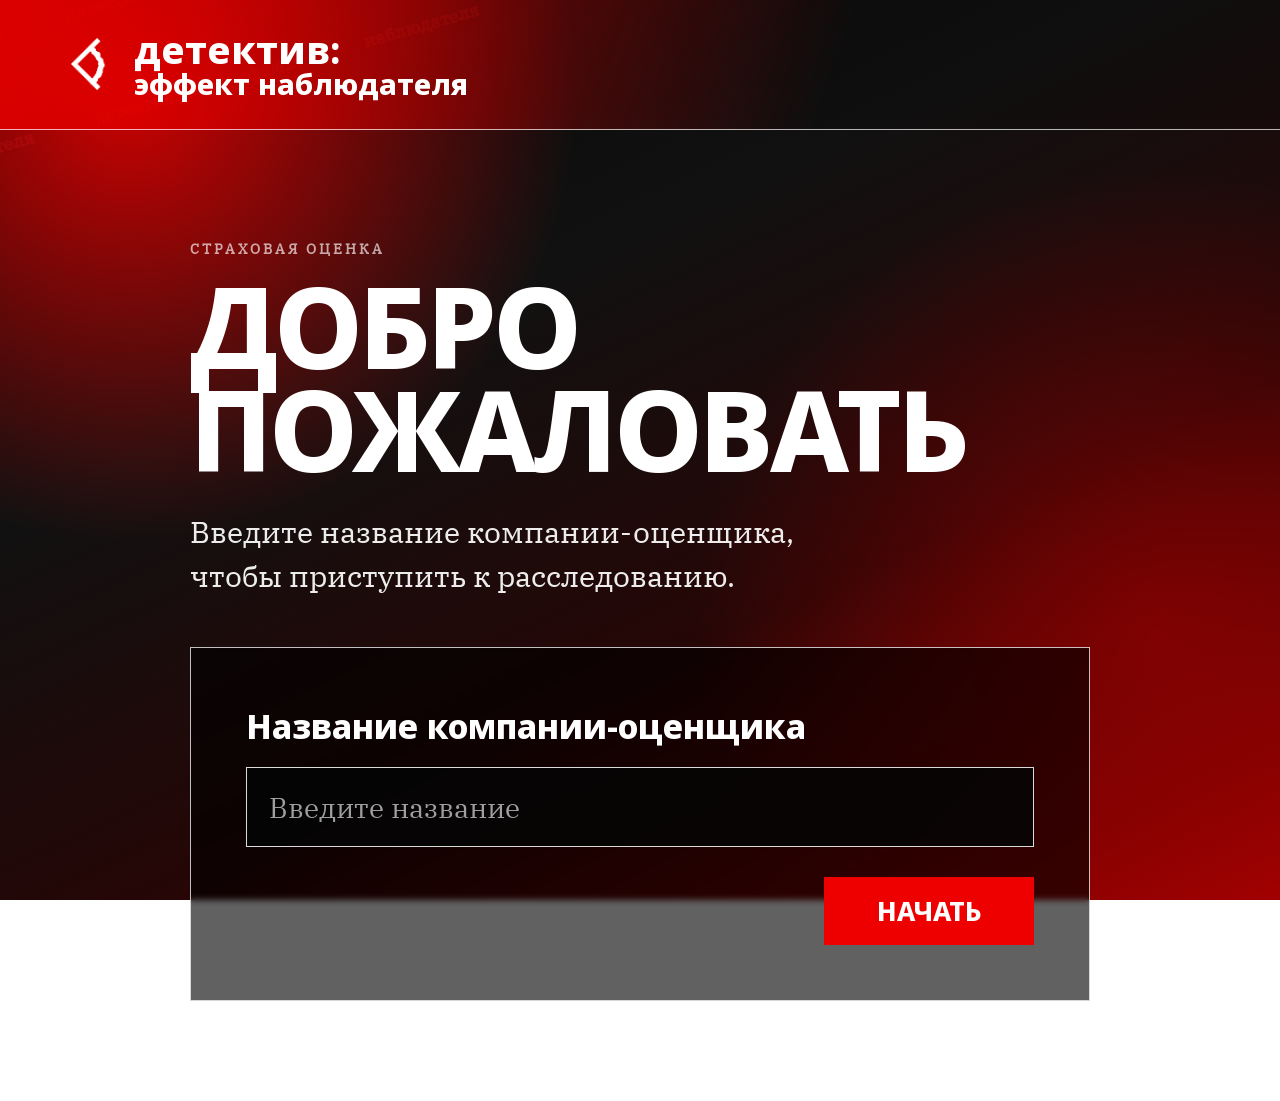
<file: frontend/index.html>
<!DOCTYPE html>
<html lang="ru">

<head>
    <meta charset="UTF-8">

    <meta
        name="viewport"
        content="width=device-width, initial-scale=1.0"
    >

    <title>Страховая оценка</title>

    <link
        rel="stylesheet"
        href="css/client.css"
    >
</head>

<body class="client-body">

<div class="client-background-text">
    детектив: эффект наблюдателя
    детектив: эффект наблюдателя
    детектив: эффект наблюдателя
    детектив: эффект наблюдателя
    детектив: эффект наблюдателя
    детектив: эффект наблюдателя
</div>


<header class="client-header">

    <div class="brand">

        <div class="brand-mark">
            <img src="images/eye.png" alt="Логотип">
        </div>

        <div class="brand-text">
            <strong>детектив:</strong>
            <span>эффект наблюдателя</span>
        </div>

    </div>

</header>


<main class="client-main">

    <section class="intro-section">

        <p class="client-kicker">
            СТРАХОВАЯ ОЦЕНКА
        </p>

        <h1 class="client-title">
            ДОБРО<br>
            ПОЖАЛОВАТЬ
        </h1>

        <div class="blue-line"></div>

        <p class="client-lead">
            Введите название компании-оценщика,
            чтобы приступить к расследованию.
        </p>

    </section>


    <section class="client-panel">

        <form id="team-form">

            <div class="client-field">

                <label for="team-name">
                    Название компании-оценщика
                </label>

                <input
                    id="team-name"
                    type="text"
                    placeholder="Введите название"
                    autocomplete="off"
                    required
                >

            </div>


            <p
                id="company-error"
                class="client-error"
                hidden
            ></p>


            <button
                id="start-button"
                class="client-submit"
                type="submit"
            >
                НАЧАТЬ
            </button>

        </form>

    </section>

</main>


<script src="js/index.js?v=2"></script>

</body>

</html>
</file>
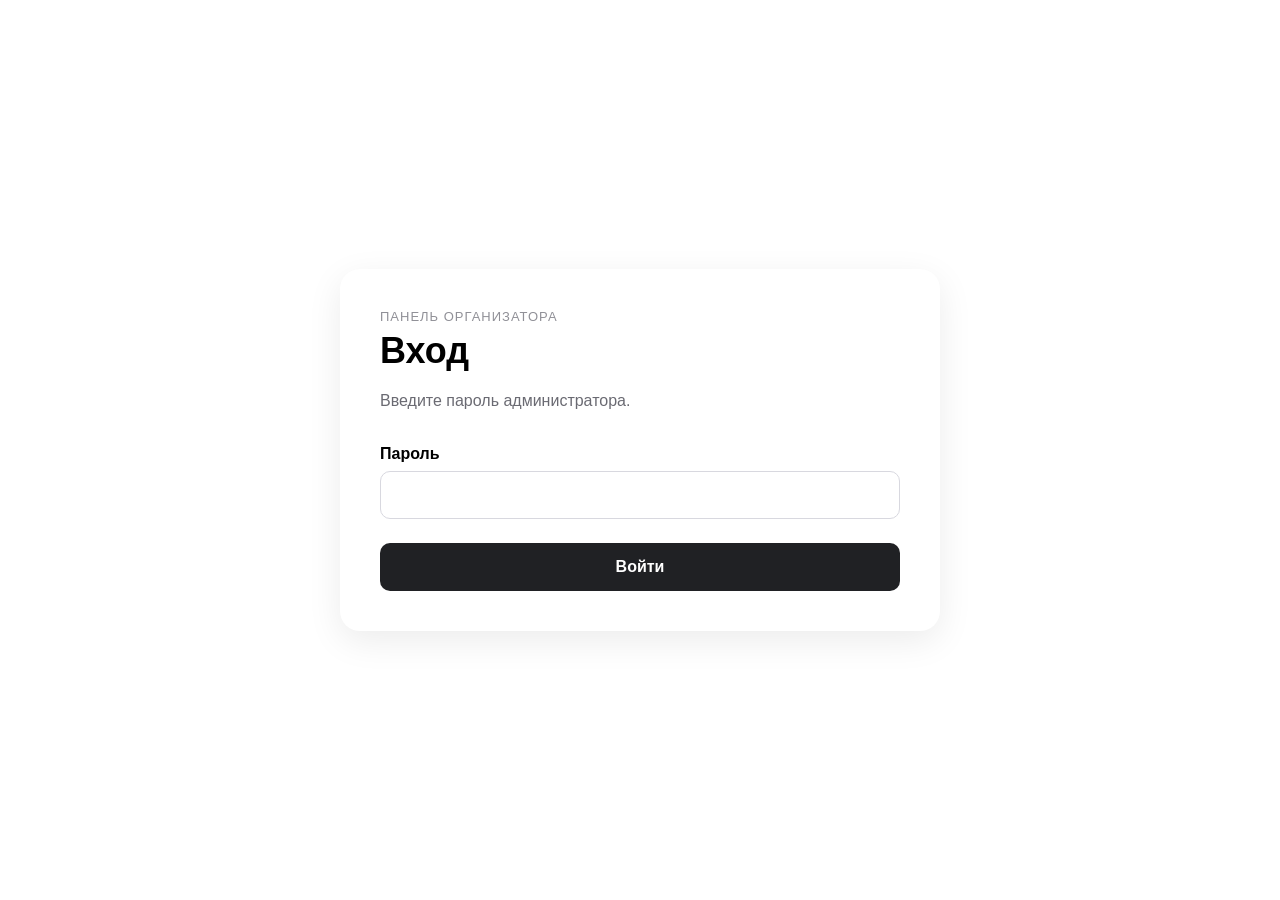
<file: frontend/admin-login.html>
<!DOCTYPE html>
<html lang="ru">
<head>
    <meta charset="UTF-8">
    <meta
        name="viewport"
        content="width=device-width, initial-scale=1.0"
    >

    <title>Вход для организатора</title>

    <link
        rel="stylesheet"
        href="css/style.css"
    >
</head>

<body>

<main class="page">

    <section class="card">

        <p class="small-text">
            Панель организатора
        </p>

        <h1>Вход</h1>

        <p class="description">
            Введите пароль администратора.
        </p>

        <form id="admin-login-form">

            <div>
                <label for="password">
                    Пароль
                </label>

                <input
                    id="password"
                    type="password"
                    required
                    autocomplete="current-password"
                >
            </div>

            <p
                id="login-error"
                class="error-message"
                hidden
            ></p>

            <button type="submit">
                Войти
            </button>

        </form>

    </section>

</main>

<script src="js/admin-login.js"></script>

</body>
</html>
</file>
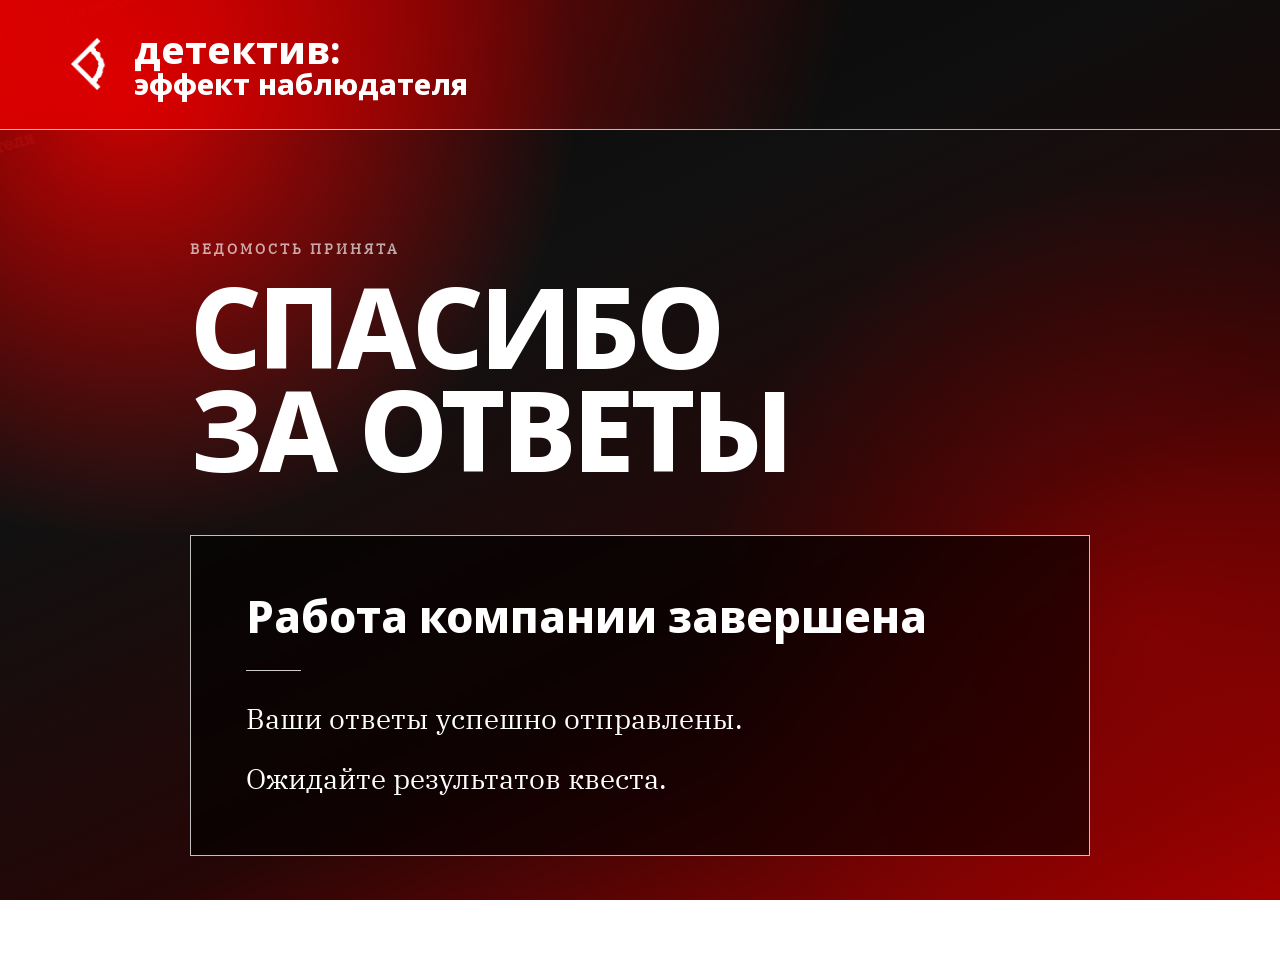
<file: frontend/end.html>
<!DOCTYPE html>
<html lang="ru">

<head>
    <meta charset="UTF-8">

    <meta
        name="viewport"
        content="width=device-width, initial-scale=1.0"
    >

    <title>Ведомость отправлена</title>

    <link
        rel="stylesheet"
        href="css/client.css"
    >
</head>

<body class="client-body">

<div class="client-background-text">
    детектив: эффект наблюдателя
    детектив: эффект наблюдателя
    детектив: эффект наблюдателя
    детектив: эффект наблюдателя
    детектив: эффект наблюдателя
</div>


<header class="client-header">

    <div class="brand">

        <div class="brand-mark">
            <img src="images/eye.png" alt="Логотип">
        </div>

        <div class="brand-text">
            <strong>детектив:</strong>
            <span>эффект наблюдателя</span>
        </div>

    </div>

</header>


<main class="client-main">

    <section class="finish-section">

        <p class="client-kicker">
            ВЕДОМОСТЬ ПРИНЯТА
        </p>

        <h1 class="client-title">
            СПАСИБО<br>
            ЗА ОТВЕТЫ
        </h1>

        <div class="blue-line"></div>


        <div class="client-panel finish-panel">

            <h2>
                Работа компании завершена
            </h2>

            <div class="panel-line"></div>

            <p>
                Ваши ответы успешно отправлены.
            </p>

            <p>
                Ожидайте результатов квеста.
            </p>

        </div>

    </section>

</main>

</body>

</html>
</file>
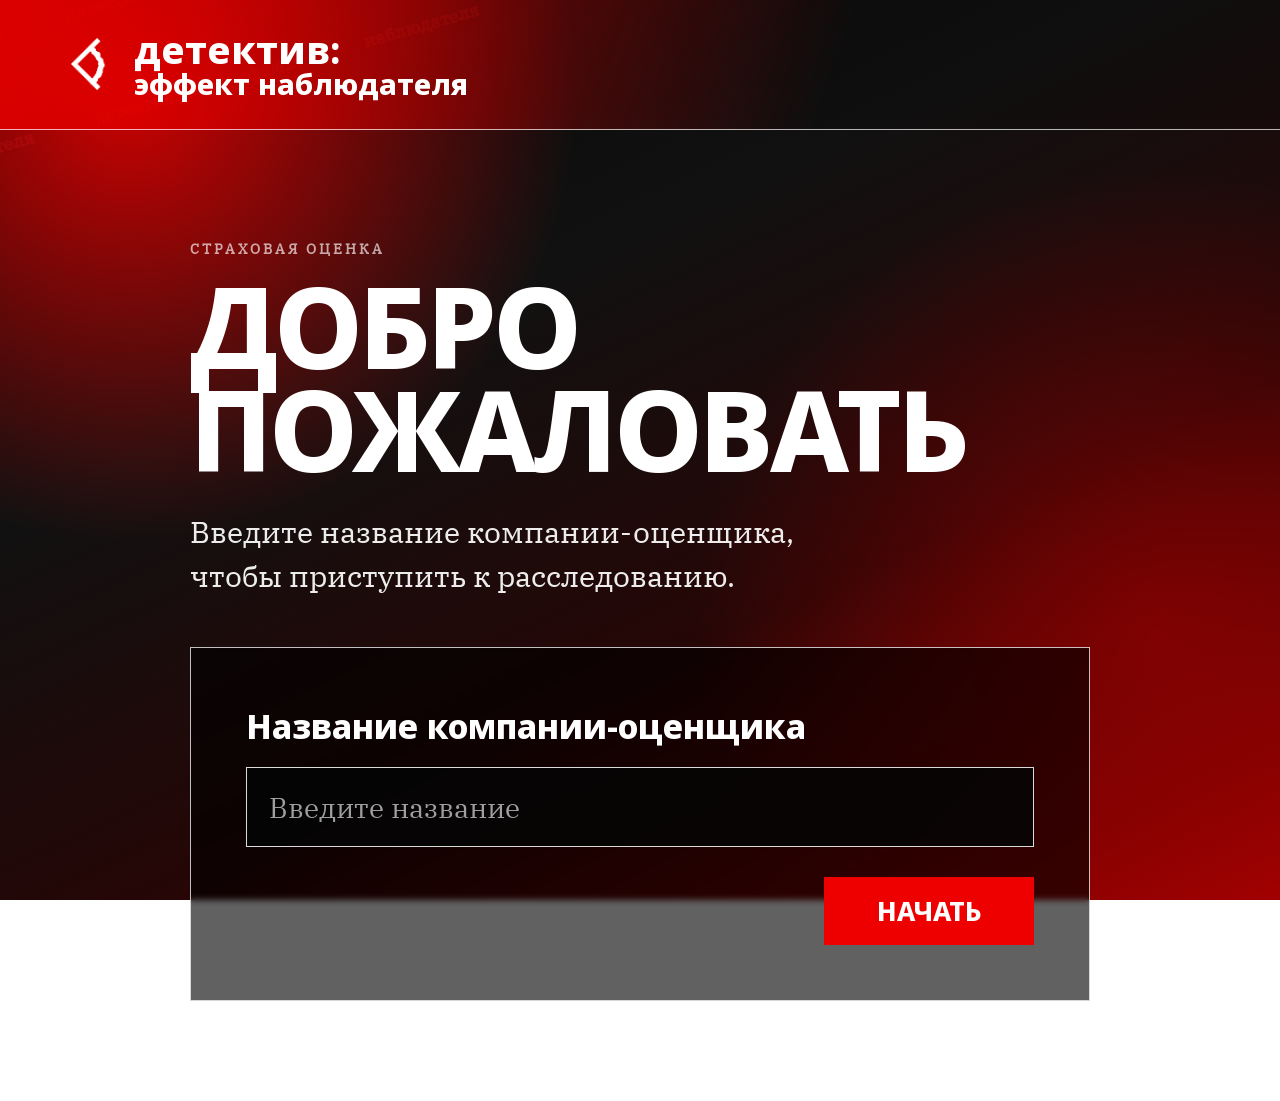
<file: frontend/questions.html>
<!DOCTYPE html>
<html lang="ru">

<head>
    <meta charset="UTF-8">

    <meta
        name="viewport"
        content="width=device-width, initial-scale=1.0"
    >

    <title>Ведомость страховой оценки</title>

    <link
        rel="stylesheet"
        href="css/client.css"
    >
</head>

<body class="client-body">

<div class="client-background-text">
    детектив: эффект наблюдателя
    детектив: эффект наблюдателя
    детектив: эффект наблюдателя
    детектив: эффект наблюдателя
    детектив: эффект наблюдателя
    детектив: эффект наблюдателя
</div>


<header class="client-header">

    <div class="brand">

        <div class="brand-mark">
            <img src="images/eye.png" alt="Логотип">
        </div>

        <div class="brand-text">
            <strong>детектив:</strong>
            <span>эффект наблюдателя</span>
        </div>

    </div>

</header>


<main class="client-main client-main-wide">

    <section class="company-section">

        <p class="client-kicker">
            КОМПАНИЯ-ОЦЕНЩИК
        </p>

        <h2 id="team-name"></h2>

    </section>


    <section class="intro-section">

        <h1 class="client-title client-title-medium">
            ВЕДОМОСТЬ<br>
            СТРАХОВОЙ<br>
            ОЦЕНКИ
        </h1>

        <div class="blue-line"></div>

        <p class="client-lead">
            Обоснуйте факторы, которые удалось
            подтвердить в ходе расследования.
        </p>

    </section>


    <section class="rules-section">

        <button
            id="rules-toggle"
            class="rules-toggle"
            type="button"
        >
            <span>
                ПРАВИЛА ЗАПОЛНЕНИЯ
            </span>

            <span class="rules-plus">
                +
            </span>
        </button>


        <div
            id="rules-content"
            class="rules-content"
        >

            <div class="rules-line"></div>

            <p id="rules-text">
                Загрузка правил...
            </p>

        </div>

    </section>


    <section class="factors-section">

        <div class="section-heading">

            <p class="client-kicker">
                ВАША ОЦЕНКА
            </p>

            <h2>
                ФАКТОРЫ
            </h2>

        </div>


        <form id="questions-form">

            <div id="questions-container"></div>


            <button
                id="submit-button"
                class="client-submit client-submit-large"
                type="submit"
            >
                ОТПРАВИТЬ ВЕДОМОСТЬ
            </button>

        </form>

    </section>

</main>


<script src="js/questions.js?v=2"></script>

</body>

</html>
</file>
<file: frontend/css/client.css>
/* =========================
   BASE
========================= */

@font-face {
    font-family: "Noto Sans";
    src: url("../fonts/NotoSans-ExtraBold.ttf") format("truetype");
    font-weight: 800;
    font-style: normal;
    font-display: swap;
}

@font-face {
    font-family: "IBM Plex Serif";
    src: url("../fonts/IBMPlexSerif-Regular.ttf") format("truetype");
    font-weight: 400;
    font-style: normal;
    font-display: swap;
}

* {
    box-sizing: border-box;
    margin: 0;
    padding: 0;
}

html {
    min-height: 100%;
}

body.client-body {
    min-height: 100vh;

    position: relative;

    overflow-x: hidden;

    background:
        radial-gradient(
            circle at 10% 10%,
            rgba(255, 0, 0, 0.8),
            transparent 32%
        ),
        radial-gradient(
            circle at 90% 70%,
            rgba(150, 0, 0, 0.65),
            transparent 35%
        ),
        linear-gradient(
            155deg,
            #060606 0%,
            #111111 35%,
            #260606 65%,
            #a60000 100%
        );

    background-attachment: fixed;

    color: #ffffff;

    font-family: "IBM Plex Serif", Georgia, serif;
}

.client-title,
.company-section h2,
.section-heading h2,
.finish-panel h2,
.brand-text,
.client-field label,
.question label,
.rules-toggle,
.client-submit {
    font-family: "Noto Sans", Arial, sans-serif;
    font-weight: 800;
}

.client-lead,
.rules-content p,
.finish-panel p,
.client-error,
.question textarea,
.client-field input {
    font-family: "IBM Plex Serif", Georgia, serif;
    font-weight: 400;
}


/* =========================
   BACKGROUND TEXT
========================= */

.client-background-text {
    position: fixed;

    inset: -20%;

    z-index: 0;

    pointer-events: none;

    color: rgba(255, 30, 30, 0.16);

    font-size: 18px;
    font-weight: 700;

    line-height: 6;

    word-spacing: 60px;

    transform: rotate(-16deg);

    overflow: hidden;

    user-select: none;
}


/* =========================
   HEADER
========================= */

.client-header {
    position: relative;

    z-index: 2;

    min-height: 130px;

    display: flex;
    align-items: center;

    padding: 26px clamp(24px, 5vw, 70px);

    border-bottom:
        1px solid rgba(255, 255, 255, 0.7);

    background:
        linear-gradient(
            110deg,
            rgba(230, 0, 0, 0.88),
            rgba(0, 0, 0, 0.1) 65%
        );
}

.brand {
    display: flex;
    align-items: center;

    gap: 18px;
}

.brand-mark {
    width: 52px;
    height: 52px;

    display: flex;
    align-items: center;
    justify-content: center;

    flex-shrink: 0;
}

.brand-mark img {
    width: 100%;
    height: 100%;

    object-fit: contain;
    display: block;
}

.brand-text {
    display: flex;
    flex-direction: column;

    font-weight: 900;

    line-height: 1.02;
}

.brand-text strong {
    font-size:
        clamp(24px, 4vw, 38px);
}

.brand-text span {
    font-size:
        clamp(18px, 3vw, 29px);
}


/* =========================
   MAIN
========================= */

.client-main {
    position: relative;

    z-index: 1;

    width: min(900px, calc(100% - 40px));

    margin: 0 auto;

    padding:
        clamp(60px, 9vw, 110px)
        0
        100px;
}

.client-main-wide {
    width: min(
        1000px,
        calc(100% - 40px)
    );
}


/* =========================
   TEXT
========================= */

.client-kicker {
    margin-bottom: 16px;

    color: rgba(
        255,
        255,
        255,
        0.65
    );

    font-size: 14px;
    font-weight: 700;

    letter-spacing: 3px;
}

.client-title {
    max-width: 900px;

    font-size:
        clamp(58px, 10vw, 112px);

    font-weight: 900;

    line-height: 0.92;

    letter-spacing: -4px;
}

.client-title-medium {
    font-size:
        clamp(52px, 8vw, 92px);
}

.client-lead {
    max-width: 680px;

    margin-top: 30px;

    font-size:
        clamp(20px, 3vw, 30px);

    line-height: 1.45;

    color: rgba(
        255,
        255,
        255,
        0.92
    );
}

.blue-line {
    display: none;
}


/* =========================
   INTRO
========================= */

.intro-section {
    margin-bottom: 50px;
}

.company-section {
    padding-bottom: 30px;

    margin-bottom: 60px;

    border-bottom:
        1px solid rgba(
            255,
            255,
            255,
            0.35
        );
}

.company-section h2 {
    font-size:
        clamp(28px, 5vw, 48px);
}


/* =========================
   PANELS
========================= */

.client-panel {
    padding:
        clamp(28px, 5vw, 55px);

    border:
        1px solid rgba(
            255,
            255,
            255,
            0.75
        );

    background:
        rgba(
            0,
            0,
            0,
            0.62
        );

    backdrop-filter: blur(3px);
}

.client-panel form {
    display: flex;
    flex-direction: column;

    gap: 30px;
}

.client-field label {
    display: block;

    margin-bottom: 18px;

    font-size:
        clamp(22px, 3vw, 34px);

    font-weight: 900;
}


/* =========================
   INPUTS
========================= */

.client-field input,
.question textarea {
    width: 100%;

    border:
        1px solid rgba(
            255,
            255,
            255,
            0.85
        );

    border-radius: 0;

    outline: none;

    background:
        rgba(
            5,
            5,
            5,
            0.88
        );

    color: #ffffff;

    font-family: inherit;

    transition:
        border-color 0.2s,
        background 0.2s;
}

.client-field input {
    min-height: 80px;

    padding:
        18px 22px;

    font-size:
        clamp(18px, 3vw, 28px);
}

.question textarea {
    min-height: 130px;

    padding:
        20px;

    resize: vertical;

    font-size: 18px;

    line-height: 1.5;
}

.client-field input::placeholder,
.question textarea::placeholder {
    color:
        rgba(
            255,
            255,
            255,
            0.62
        );
}

.client-field input:focus,
.question textarea:focus {
    border-color: #ff1a1a;

    background: #080808;
}


/* =========================
   BUTTON
========================= */

.client-submit {
    align-self: flex-end;

    width: auto;

    min-width: 210px;

    padding:
        16px
        28px;

    border: none;
    border-radius: 0;

    background: #ef0000;

    color: #ffffff;

    font-size:
        clamp(18px, 2.5vw, 26px);

    font-weight: 900;

    cursor: pointer;

    transition:
        background 0.2s,
        transform 0.1s;
}

.client-submit:hover {
    background: #ff1a1a;
}

.client-submit:active {
    transform: translateY(2px);
}

.client-submit:disabled {
    opacity: 0.55;

    cursor: default;
}

.client-submit-large {
    margin-top: 45px;

    padding:
        20px
        32px;
}


/* =========================
   ERRORS
========================= */

.client-error {
    padding:
        15px
        18px;

    border:
        1px solid #ff4646;

    color: #ffffff;

    background:
        rgba(
            180,
            0,
            0,
            0.45
        );

    line-height: 1.4;
}


/* =========================
   RULES
========================= */

.rules-section {
    margin:
        60px
        0
        80px;

    border:
        1px solid rgba(
            255,
            255,
            255,
            0.75
        );

    background:
        rgba(
            0,
            0,
            0,
            0.5
        );
}

.rules-toggle {
    width: 100%;

    display: flex;
    justify-content:
        space-between;
    align-items: center;

    padding:
        clamp(24px, 4vw, 38px);

    border: none;

    background:
        transparent;

    color: #ffffff;

    font-size:
        clamp(23px, 4vw, 38px);

    font-weight: 900;

    text-align: left;

    cursor: pointer;
}

.rules-plus {
    min-width: 64px;

    padding-left: 28px;

    border-left:
        1px solid rgba(
            255,
            255,
            255,
            0.8
        );

    font-size: 48px;

    line-height: 1;

    text-align: center;
}

.rules-content {
    padding:
        0
        clamp(24px, 4vw, 38px)
        clamp(30px, 5vw, 50px);
}

.rules-content-hidden {
    display: none;
}

.rules-line {
    width: 55px;
    height: 1px;

    margin-bottom: 20px;

    background:
        rgba(
            255,
            255,
            255,
            0.75
        );
}

.rules-content p {
    font-size:
        clamp(18px, 2.5vw, 26px);

    line-height: 1.55;
}


/* =========================
   FACTORS
========================= */

.section-heading {
    margin-bottom: 30px;
}

.section-heading h2 {
    font-size:
        clamp(62px, 10vw, 110px);

    line-height: 0.9;
}

#questions-container {
    display: grid;

    grid-template-columns:
        repeat(
            2,
            minmax(0, 1fr)
        );

    gap: 28px;
}

.question {
    min-height: 360px;

    display: flex;
    flex-direction: column;

    padding:
        clamp(24px, 4vw, 36px);

    border:
        1px solid rgba(
            255,
            255,
            255,
            0.75
        );

    background:
        rgba(
            0,
            0,
            0,
            0.6
        );
}

.question label {
    display: flex;
    flex-direction: column;

    flex: 1;

    margin-bottom: 25px;

    font-size:
        clamp(19px, 2.5vw, 29px);

    font-weight: 900;

    line-height: 1.25;
}

.question-number {
    margin-bottom: 15px;

    color: #ff1a1a;

    font-size: 15px;

    letter-spacing: 2px;
}


/* =========================
   FINISH
========================= */

.finish-panel {
    margin-top: 55px;
}

.finish-panel h2 {
    font-size:
        clamp(28px, 4vw, 44px);

    line-height: 1.15;
}

.finish-panel p {
    margin-top: 20px;

    font-size:
        clamp(20px, 3vw, 28px);

    line-height: 1.45;
}

.panel-line {
    width: 55px;
    height: 1px;

    margin:
        28px 0;

    background:
        rgba(
            255,
            255,
            255,
            0.8
        );
}


/* =========================
   MOBILE
========================= */

@media (max-width: 700px) {

    .client-header {
        min-height: 100px;

        padding:
            22px
            20px;
    }

    .brand {
        gap: 12px;
    }

    .brand-mark {
        width: 38px;
        height: 38px;
    }

    .brand-text strong {
        font-size: 22px;
    }

    .brand-text span {
        font-size: 17px;
    }


    .client-main,
    .client-main-wide {
        width:
            calc(100% - 30px);

        padding-top: 55px;
    }


    .client-title {
        font-size: 56px;

        letter-spacing: -3px;
    }

    .client-title-medium {
        font-size: 48px;
    }


    .client-lead {
        font-size: 20px;
    }


    .client-panel {
        padding:
            28px
            22px;
    }


    .client-submit {
        width: 100%;
    }


    #questions-container {
        grid-template-columns: 1fr;
    }


    .question {
        min-height: 0;
    }


    .rules-toggle {
        padding:
            22px
            20px;

        font-size: 22px;
    }

    .rules-plus {
        min-width: 48px;

        padding-left: 16px;

        font-size: 36px;
    }


    .rules-content {
        padding:
            0
            20px
            25px;
    }

}


/* =========================
   VERY SMALL
========================= */

@media (max-width: 420px) {

    .client-title {
        font-size: 47px;
    }

    .client-title-medium {
        font-size: 42px;
    }

    .brand-text span {
        font-size: 14px;
    }

}
</file>
<file: frontend/css/style.css>
* {
    box-sizing: border-box;
    margin: 0;
    padding: 0;
}

html {
    font-family:
        Inter,
        -apple-system,
        BlinkMacSystemFont,
        "Segoe UI",
        sans-serif;
}

body {
    min-height: 100vh;

    background-size: cover;
    background-position: center;
    background-repeat: no-repeat;
    background-attachment: fixed;
}

.page {
    min-height: 100vh;

    display: flex;
    justify-content: center;
    align-items: center;

    padding: 24px;
}

.card {
    width: 100%;
    max-width: 600px;

    background: white;

    border-radius: 20px;

    padding: 40px;

    box-shadow:
        0 10px 35px rgba(0, 0, 0, 0.08);
}

h1 {
    font-size: 36px;
    line-height: 1.2;

    margin-bottom: 16px;
}

h2 {
    font-size: 20px;
}

.description {
    color: #6a6a72;

    font-size: 16px;
    line-height: 1.5;

    margin-bottom: 32px;
}

form {
    display: flex;
    flex-direction: column;

    gap: 24px;
}

label {
    display: block;

    font-size: 16px;
    font-weight: 600;

    margin-bottom: 8px;
}

input,
textarea {
    width: 100%;

    padding: 14px 16px;

    border: 1px solid #d8d8df;
    border-radius: 10px;

    font-family: inherit;
    font-size: 16px;

    outline: none;

    transition:
        border-color 0.2s,
        box-shadow 0.2s;
}

textarea {
    resize: vertical;
}

input:focus,
textarea:focus {
    border-color: #202124;

    box-shadow:
        0 0 0 3px rgba(32, 33, 36, 0.08);
}

button {
    width: 100%;

    padding: 15px 20px;

    border: none;
    border-radius: 10px;

    background: #202124;
    color: white;

    font-family: inherit;
    font-size: 16px;
    font-weight: 600;

    cursor: pointer;

    transition:
        transform 0.15s,
        opacity 0.15s;
}

button:hover {
    opacity: 0.9;
}

button:active {
    transform: scale(0.98);
}


/* QUESTIONS */

.quest-card {
    max-width: 720px;
}

.quest-header {
    padding-bottom: 24px;
    margin-bottom: 32px;

    border-bottom: 1px solid #eeeeef;
}

.small-text {
    color: #909097;

    font-size: 13px;
    text-transform: uppercase;
    letter-spacing: 1px;

    margin-bottom: 5px;
}

.question {
    padding-bottom: 24px;

    border-bottom: 1px solid #eeeeef;
}

.question:last-of-type {
    border-bottom: none;
}

.question-number {
    display: block;

    color: #9999a0;

    font-size: 12px;
    letter-spacing: 1px;

    margin-bottom: 6px;
}


/* END */

.thanks-card {
    text-align: center;
}

.success-icon {
    width: 64px;
    height: 64px;

    margin: 0 auto 24px;

    display: flex;
    align-items: center;
    justify-content: center;

    background: #202124;
    color: white;

    border-radius: 50%;

    font-size: 30px;
}

.result-text {
    font-size: 20px;
    font-weight: 600;
}


/* MOBILE */

@media (max-width: 600px) {

    .page {
        padding: 16px;
        align-items: flex-start;
    }

    .card {
        padding: 28px 20px;

        margin-top: 30px;

        border-radius: 16px;
    }

    h1 {
        font-size: 30px;
    }
}


/* =========================
   ADMIN
========================= */

.admin-page {
    min-height: 100vh;
    padding: 40px 24px 80px;

    background: rgba(244, 244, 246, 0.6);
}

.admin-container {
    width: 100%;
    max-width: 1200px;

    margin: 0 auto;
}


/* HEADER */

.admin-header {
    display: flex;
    justify-content: space-between;
    align-items: flex-start;

    gap: 30px;

    margin-bottom: 40px;
}

.admin-header h1 {
    margin-bottom: 0;
}

.admin-header-actions {
    display: flex;

    gap: 10px;
}

.secondary-button {
    width: auto;

    padding: 12px 20px;

    background: white;
    color: #202124;

    border: 1px solid #d8d8df;
}


/* SECTION */

.admin-section {
    margin-bottom: 50px;
}

.section-header {
    display: flex;
    justify-content: space-between;
    align-items: flex-end;

    gap: 30px;

    margin-bottom: 18px;
}

.section-header h2 {
    font-size: 28px;

    margin-bottom: 6px;
}

.admin-section-description {
    color: #777780;

    font-size: 14px;
}

.admin-meta,
#last-update {
    color: #777780;

    font-size: 14px;
}


/* =========================
   RESULTS TABLE
========================= */

.results-table-wrapper {
    overflow-x: auto;

    background: white;

    border-radius: 16px;

    box-shadow:
        0 5px 20px rgba(0, 0, 0, 0.05);
}

.results-table {
    width: 100%;

    border-collapse: collapse;
}

.results-table th,
.results-table td {
    padding: 16px 18px;

    text-align: left;

    border-bottom:
        1px solid #eeeeef;

    white-space: nowrap;
}

.results-table th {
    color: #777780;

    font-size: 12px;
    text-transform: uppercase;
    letter-spacing: 0.6px;

    background: #fafafa;
}

.results-table tbody tr:last-child td {
    border-bottom: none;
}

.company-cell {
    font-weight: 700;
}

.company-error {
    color: rgb(255, 97, 97);
}

.table-secondary {
    color: #9999a0;

    font-size: 12px;
}

.payout-cell {
    font-weight: 700;

    font-size: 17px;
}

.table-empty {
    padding: 30px !important;

    text-align: center !important;

    color: #9999a0;
}


/* PROGRESS */

.review-progress {
    display: inline-block;

    padding: 5px 9px;

    border-radius: 20px;

    background: #eeeeef;

    font-size: 12px;
    font-weight: 600;
}

.review-progress-complete {
    background: #e5f6ea;

    color: #246b37;
}


/* =========================
   COMPANY CARD
========================= */

.admin-submission-card {
    margin-bottom: 28px;

    padding: 28px;

    background: white;

    border-radius: 18px;

    box-shadow:
        0 5px 20px rgba(0, 0, 0, 0.05);
}

.admin-submission-header {
    display: flex;
    justify-content: space-between;
    align-items: flex-start;

    gap: 30px;

    padding-bottom: 24px;
    margin-bottom: 6px;

    border-bottom:
        1px solid #eeeeef;
}

.admin-submission-header h2 {
    font-size: 26px;

    margin-top: 3px;
}

.submission-date {
    margin-top: 6px;

    color: #9999a0;

    font-size: 13px;
}


/* SCORE */

.submission-score {
    display: flex;

    gap: 12px;
}

.submission-score div {
    min-width: 105px;

    padding: 12px 14px;

    background: #f5f5f7;

    border-radius: 10px;
}

.submission-score span {
    display: block;

    margin-bottom: 4px;

    color: #777780;

    font-size: 11px;
    text-transform: uppercase;
}

.submission-score strong {
    font-size: 17px;
}


/* =========================
   FACTOR
========================= */

.factor-review {
    padding: 25px 0;

    border-bottom:
        1px solid #eeeeef;
}

.factor-review:last-child {
    border-bottom: none;
}

.factor-review-header {
    display: flex;
    justify-content: space-between;
    align-items: flex-start;

    gap: 20px;

    margin-bottom: 18px;
}

.factor-review h3 {
    max-width: 720px;

    font-size: 18px;
    line-height: 1.4;
}

.factor-meta {
    display: flex;
    align-items: center;

    gap: 7px;

    margin-bottom: 8px;
}

.factor-number {
    color: #9999a0;

    font-size: 12px;
    font-weight: 700;
}


/* BADGES */

.block-badge,
.person-badge {
    display: inline-block;

    padding: 4px 7px;

    border-radius: 6px;

    font-size: 11px;
    font-weight: 700;
}

.block-a {
    background: #ececff;

    color: #4c4c99;
}

.block-b {
    background: #fff1dd;

    color: #8a5a13;
}

.person-badge {
    background: #eeeeef;

    color: #55555d;
}


/* STATUS */

.status-label {
    flex-shrink: 0;

    padding: 6px 10px;

    border-radius: 20px;

    font-size: 12px;
    font-weight: 700;
}

.status-unreviewed {
    background: #eeeeef;

    color: #66666e;
}

.status-correct {
    background: #e4f7e9;

    color: #207337;
}

.status-incorrect {
    background: #ffe6e4;

    color: #a82d24;
}

.status-partial {
    background: #fff3cd;
    color: #856404;
}


/* ANSWER */

.factor-answer {
    padding: 16px;

    margin-bottom: 14px;

    background: #f7f7f8;

    border-radius: 10px;
}

.factor-label {
    margin-bottom: 6px;

    color: #898991;

    font-size: 11px;
    font-weight: 700;
    text-transform: uppercase;
    letter-spacing: 0.4px;
}

.factor-answer-text {
    line-height: 1.55;

    white-space: pre-wrap;
    word-break: break-word;
}

.no-answer {
    color: #aaaab0;

    font-style: italic;
}


/* ORGANIZER HELP */

.organizer-reference {
    display: grid;

    grid-template-columns:
        1fr
        1fr;

    gap: 14px;

    margin-bottom: 18px;
}

.organizer-reference > div {
    padding: 14px;

    border: 1px solid #e7e7eb;
    border-radius: 10px;
}

.organizer-reference p:not(.factor-label) {
    line-height: 1.5;

    font-size: 14px;

    color: #56565e;
}


/* =========================
   REVIEW BUTTONS
========================= */

.review-buttons {
    display: flex;

    gap: 8px;
}

.review-button {
    width: auto;

    padding: 9px 14px;

    border: 1px solid #d8d8df;

    background: white;
    color: #44444b;

    border-radius: 8px;

    font-size: 13px;

    cursor: pointer;
}

.review-button:hover {
    opacity: 1;

    background: #f5f5f6;
}

.review-button-active.review-unreviewed {
    background: #eeeeef;

    border-color: #c8c8ce;

    color: #44444b;
}

.review-button-active.review-correct {
    background: #dff4e5;

    border-color: #8fcca0;

    color: #1f6b34;
}

.review-button-active.review-incorrect {
    background: #ffe1de;

    border-color: #e5a29c;

    color: #9c2921;
}

.review-button-active.review-partial {
    background: #fff0bd;
    border-color: #d8b44c;
    color: #795b00;
}


/* STATUS BORDER */

.factor-status-correct {
    border-left: 3px solid #74b987;

    padding-left: 17px;
}

.factor-status-incorrect {
    border-left: 3px solid #dc7d74;

    padding-left: 17px;
}

.factor-status-partial {
    border-left: 3px solid #d8b44c;
    padding-left: 17px;
}


/* =========================
   EMPTY / ERROR
========================= */

.empty-message,
.error-message {
    padding: 30px;

    background: white;

    border-radius: 14px;

    text-align: center;

    color: #777780;
}

.error-message {
    color: #b3261e;
}


/* =========================
   MOBILE
========================= */

@media (max-width: 800px) {

    .admin-page {
        padding: 24px 14px 60px;
    }

    .admin-header {
        flex-direction: column;
    }

    .admin-header-actions {
        width: 100%;
    }

    .admin-header-actions button {
        flex: 1;
    }

    .section-header {
        align-items: flex-start;
        flex-direction: column;

        gap: 6px;
    }

    .admin-submission-card {
        padding: 20px 16px;
    }

    .admin-submission-header {
        flex-direction: column;
    }

    .submission-score {
        width: 100%;

        overflow-x: auto;
    }

    .submission-score div {
        flex: 1;

        min-width: 100px;
    }

    .factor-review-header {
        flex-direction: column;

        gap: 10px;
    }

    .organizer-reference {
        grid-template-columns: 1fr;
    }

    .review-buttons {
        display: grid;

        grid-template-columns:
            1fr
            1fr
            1fr;
    }

    .review-button {
        width: 100%;

        padding: 9px 5px;
    }

}
</file>
